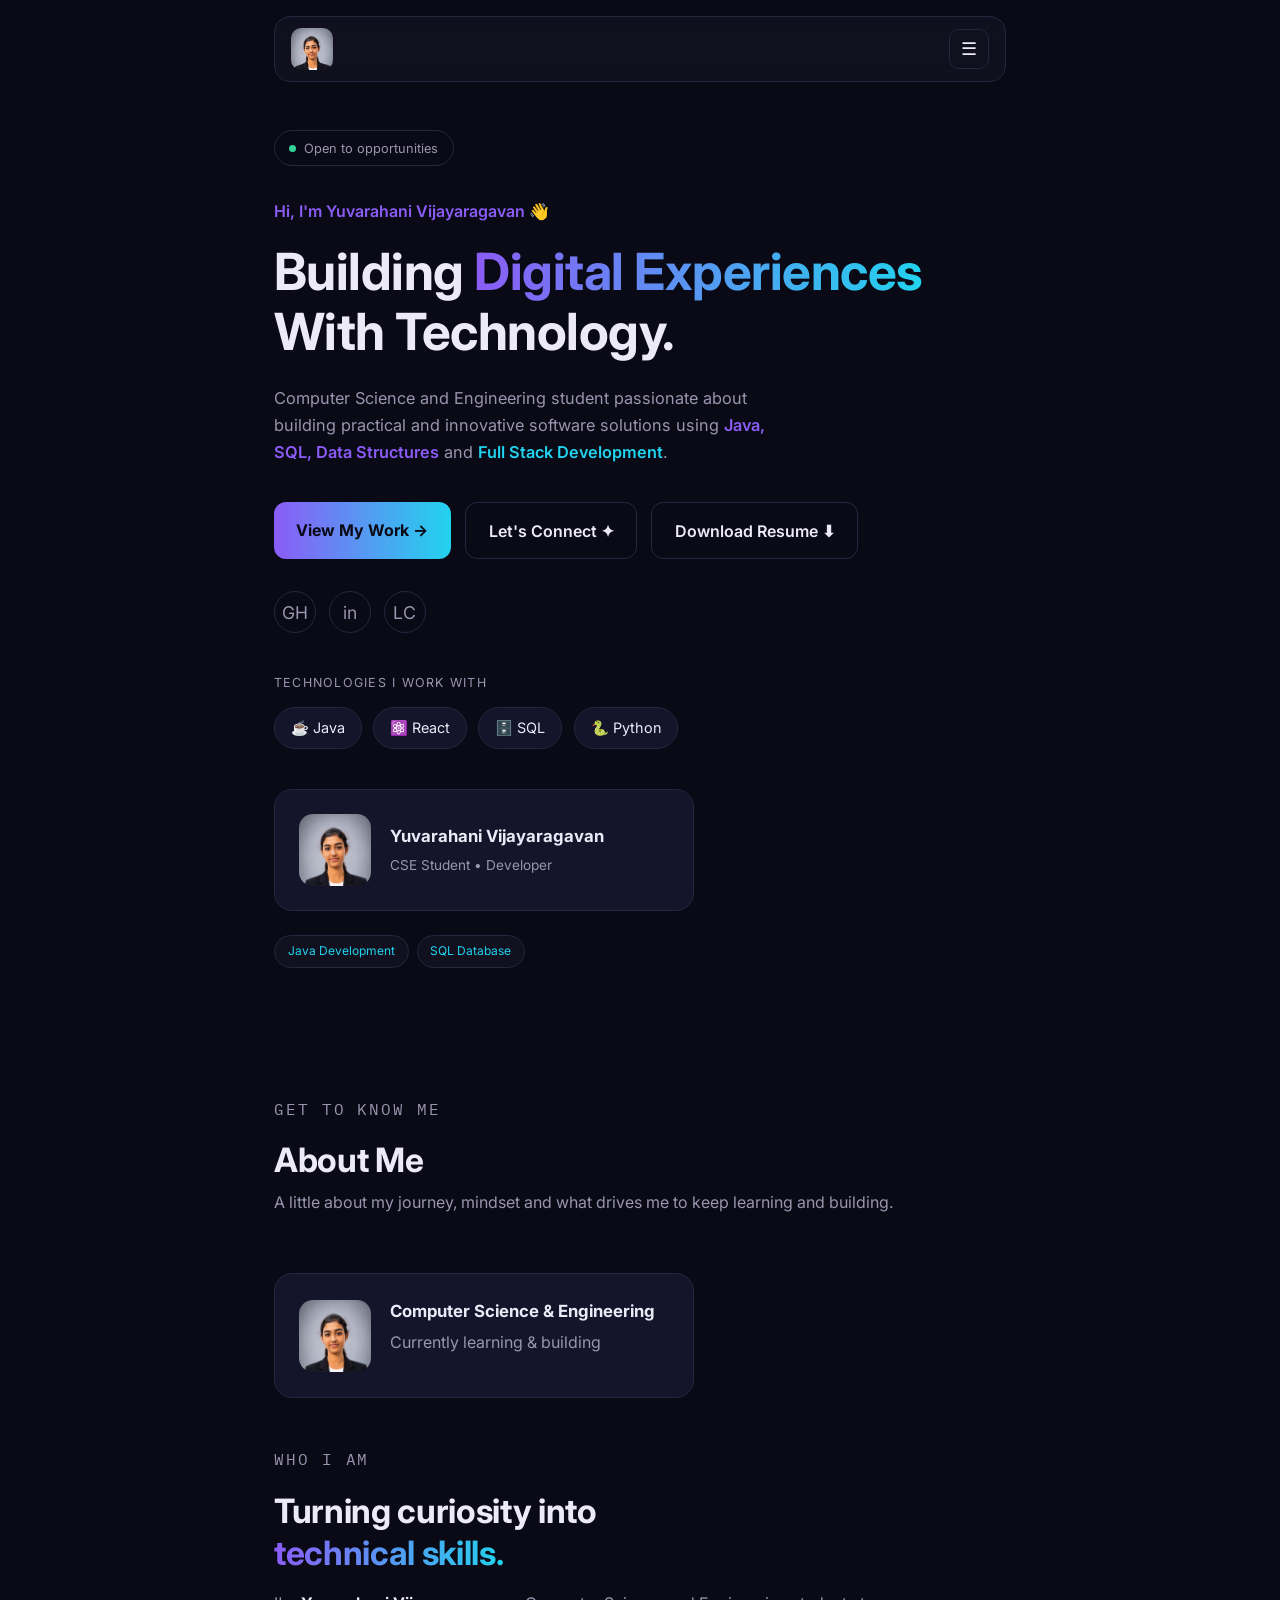
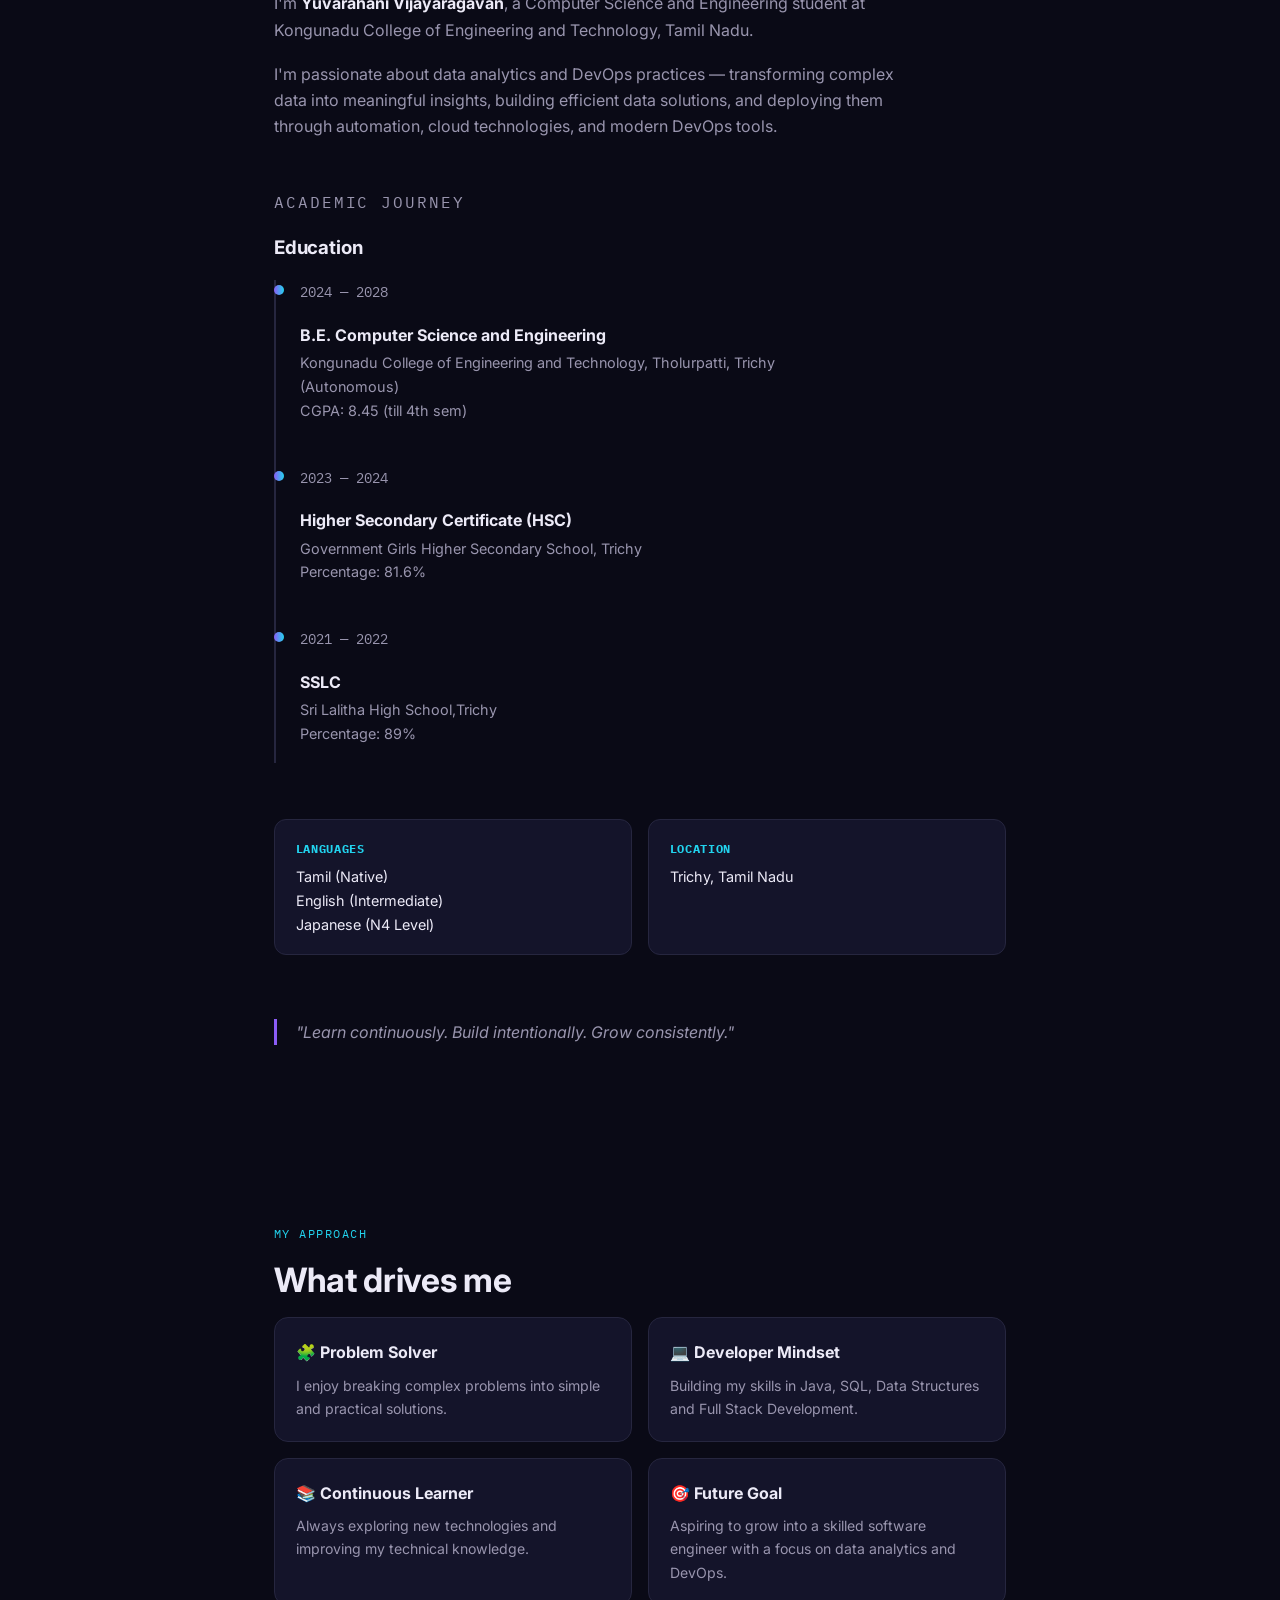
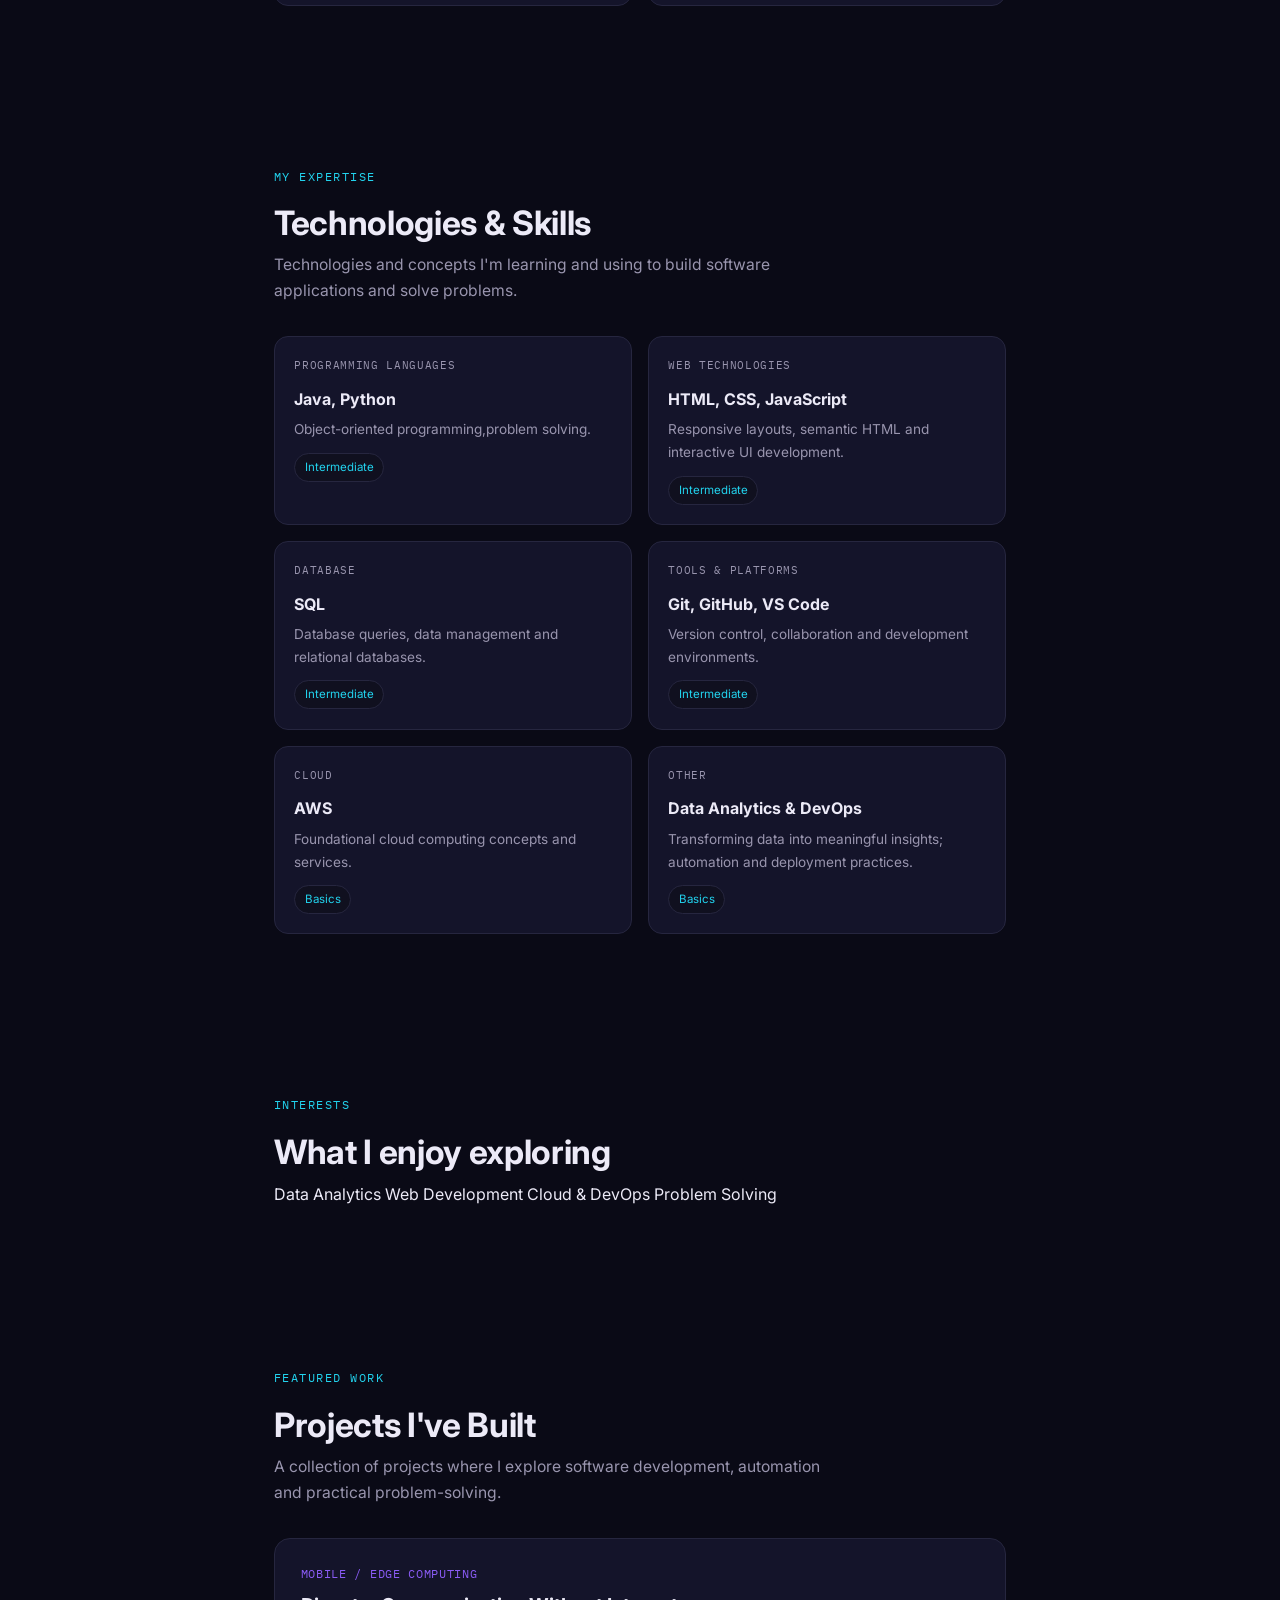
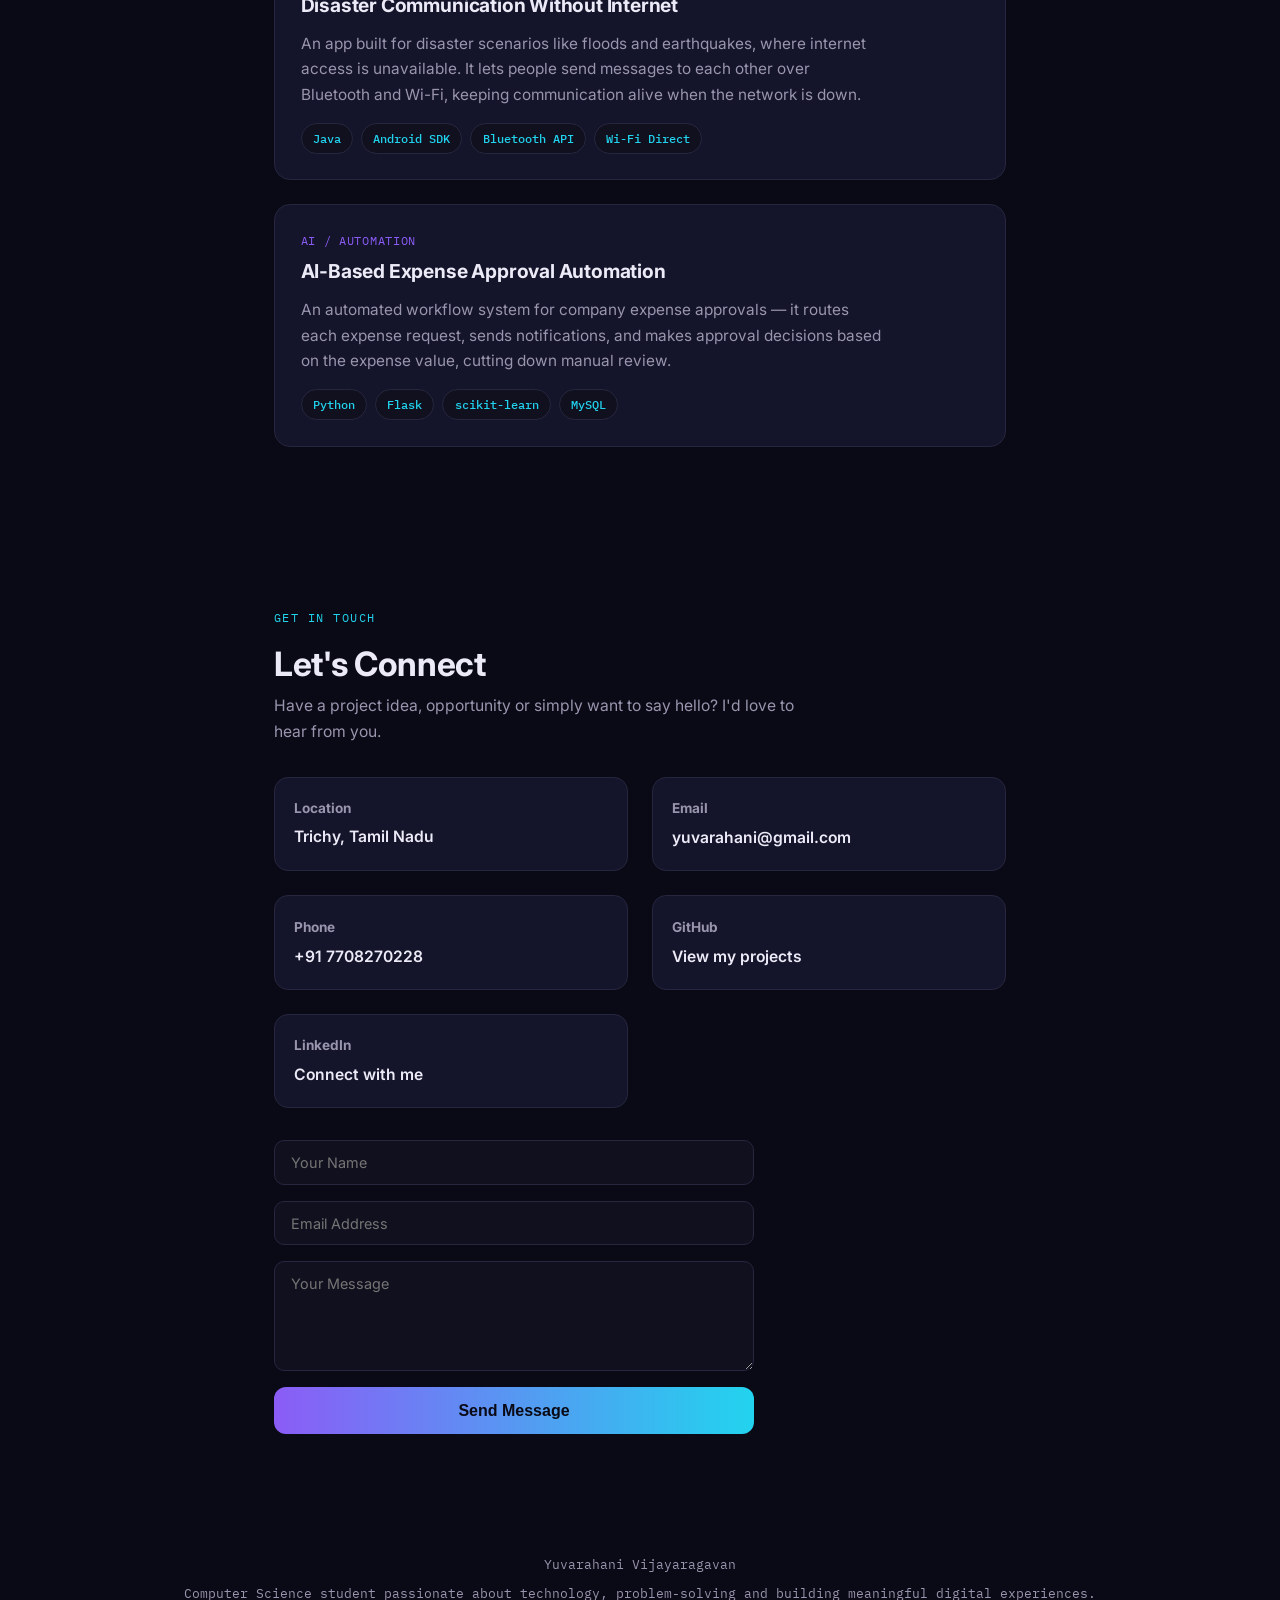
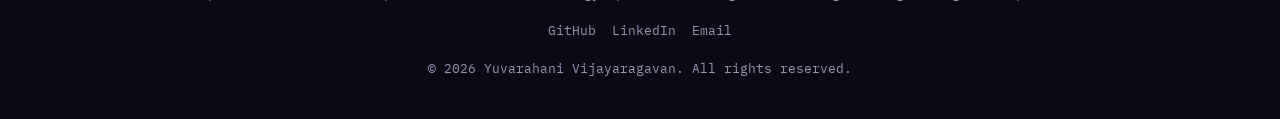
<file: portfolio/index.html>
<!DOCTYPE html>
<html lang="en">
<head>
<meta charset="UTF-8">
<meta name="viewport" content="width=device-width, initial-scale=1.0">
<title>Yuvarahani Vijayaragavan | Portfolio</title>
<link rel="stylesheet" href="style.css">
<link rel="preconnect" href="https://fonts.googleapis.com">
<link rel="preconnect" href="https://fonts.gstatic.com" crossorigin>
<link href="https://fonts.googleapis.com/css2?family=IBM+Plex+Mono:wght@400;500&family=Inter:wght@400;500;600;700&display=swap" rel="stylesheet">
</head>
<body>

<div class="topbar">
  <div class="topbar-inner">
    <div class="avatar">
      <img src="profile.jpg" alt="Yuvarahani Vijayaragavan" onerror="this.style.display='none'; this.parentElement.textContent='Y';">
    </div>
    <button class="menu-btn" onclick="document.getElementById('mainMenu').classList.toggle('open')">☰</button>
  </div>
  <nav id="mainMenu" class="menu">
    <a href="#home">Home</a>
    <a href="#about">About</a>
    <a href="#skills">Skills</a>
    <a href="#projects">Projects</a>
    <a href="#contact">Contact</a>
    <a href="resume.pdf" download>Download Resume</a>
    <a href="https://github.com/yuvarahani228" target="_blank">GitHub</a>
    <a href="https://linkedin.com/in/Yuvarahani-Vijayaragavan" target="_blank">LinkedIn</a>
  </nav>
</div>

<main>

  <section id="home" class="hero">
    <div class="badge"><span class="dot"></span> Open to opportunities</div>
    <p class="hero-greet">Hi, I'm Yuvarahani Vijayaragavan 👋</p>
    <h1>Building <span class="accent">Digital Experiences</span> With Technology.</h1>
    <p class="hero-sub">Computer Science and Engineering student passionate about building practical and innovative software solutions using <span class="hl-purple">Java, SQL, Data Structures</span> and <span class="hl-cyan">Full Stack Development</span>.</p>
    <div class="hero-links">
      <a class="btn-primary" href="#projects">View My Work →</a>
      <a class="btn-ghost" href="#contact">Let's Connect ✦</a>
      <a class="btn-ghost" href="resume.pdf" download>Download Resume ⬇</a>
    </div>
    <div class="hero-socials">
      <a href="https://github.com/yuvarahani228" target="_blank" title="GitHub">GH</a>
      <a href="https://linkedin.com/in/Yuvarahani-Vijayaragavan" target="_blank" title="LinkedIn">in</a>
      <a href="https://leetcode.com/u/yuvarahani/" target="_blank" title="LeetCode">LC</a>
    </div>

    <div class="tech-row">
      <p>Technologies I work with</p>
      <div class="tech-pills">
        <span class="tech-pill">☕ Java</span>
        <span class="tech-pill">⚛️ React</span>
        <span class="tech-pill">🗄️ SQL</span>
        <span class="tech-pill">🐍 Python</span>
      </div>
    </div>

    <div class="profile-card">
      <img src="profile.jpg" alt="Yuvarahani Vijayaragavan" onerror="this.src=''; this.style.background='linear-gradient(90deg,#8b5cf6,#22d3ee)';">
      <div>
        <h4>Yuvarahani Vijayaragavan</h4>
        <p>CSE Student • Developer</p>
      </div>
    </div>
    <div class="floating-tags">
      <span>Java Development</span>
      <span>SQL Database</span>
    </div>
  </section>

  <section id="about" class="about">
    <p class="label">Get To Know Me</p>
    <h2 class="section-title">About Me</h2>
    <p class="section-kicker">A little about my journey, mindset and what drives me to keep learning and building.</p>

    <div class="about-layout">
      <div class="profile-card">
        <img src="profile.jpg" alt="Yuvarahani Vijayaragavan" onerror="this.src=''; this.style.background='linear-gradient(90deg,#8b5cf6,#22d3ee)';">
        <div>
          <h4>Computer Science &amp; Engineering</h4>
          <p>Currently learning &amp; building</p>
        </div>
      </div>

      <div>
        <p class="label" style="margin-top:1rem;">Who I Am</p>
        <h2 class="section-title" style="margin-bottom:1rem;">Turning curiosity into<br><span class="accent">technical skills.</span></h2>
        <p>I'm <b>Yuvarahani Vijayaragavan</b>, a Computer Science and Engineering student at Kongunadu College of Engineering and Technology, Tamil Nadu.</p>
        <p>I'm passionate about <span class="hl-purple">data analytics and DevOps practices</span> — <span class="hl-cyan">transforming complex data into meaningful insights</span>, building efficient data solutions, and deploying them through automation, cloud technologies, and modern DevOps tools.</p>
      </div>

      <div>
        <p class="label">Academic Journey</p>
        <h3 style="margin-bottom:1rem;">Education</h3>
        <div class="timeline">
          <div class="timeline-item">
            <p class="timeline-year">2024 — 2028</p>
            <h4>B.E. Computer Science and Engineering</h4>
            <p>Kongunadu College of Engineering and Technology, Tholurpatti, Trichy (Autonomous)<br>CGPA: 8.45 (till 4th sem)</p>
          </div>
          <div class="timeline-item">
            <p class="timeline-year">2023 — 2024</p>
            <h4>Higher Secondary Certificate (HSC)</h4>
            <p>Government Girls Higher Secondary School, Trichy<br>Percentage: 81.6%</p>
          </div>
          <div class="timeline-item">
            <p class="timeline-year">2021 — 2022</p>
            <h4>SSLC</h4>
            <p>Sri Lalitha High School,Trichy<br>Percentage: 89%</p>
          </div>
        </div>
      </div>

      <div class="about-facts">
        <div>
          <h4>Languages</h4>
          <p>Tamil (Native)<br>English (Intermediate)<br>Japanese (N4 Level)</p>
        </div>
        <div>
          <h4>Location</h4>
          <p>Trichy, Tamil Nadu</p>
        </div>
      </div>

      <p class="quote">"Learn continuously. Build intentionally. Grow consistently."</p>
    </div>
  </section>

  <section class="drives">
    <p class="label">My Approach</p>
    <h2 class="section-title">What drives me</h2>
    <div class="drives-grid">
      <div class="drive-card">
        <h4>🧩 Problem Solver</h4>
        <p>I enjoy breaking complex problems into simple and practical solutions.</p>
      </div>
      <div class="drive-card">
        <h4>💻 Developer Mindset</h4>
        <p>Building my skills in Java, SQL, Data Structures and Full Stack Development.</p>
      </div>
      <div class="drive-card">
        <h4>📚 Continuous Learner</h4>
        <p>Always exploring new technologies and improving my technical knowledge.</p>
      </div>
      <div class="drive-card">
        <h4>🎯 Future Goal</h4>
        <p>Aspiring to grow into a skilled software engineer with a focus on data analytics and DevOps.</p>
      </div>
    </div>
  </section>

  <section id="skills" class="skills">
    <p class="label">My Expertise</p>
    <h2 class="section-title">Technologies &amp; Skills</h2>
    <p class="section-kicker">Technologies and concepts I'm learning and using to build software applications and solve problems.</p>
    <div class="skills-grid">
      <div class="skill-card">
        <p class="cat">Programming Languages</p>
        <h4>Java, Python</h4>
        <p>Object-oriented programming,problem solving.</p>
        <span class="level-tag">Intermediate</span>
      </div>
      <div class="skill-card">
        <p class="cat">Web Technologies</p>
        <h4>HTML, CSS, JavaScript</h4>
        <p>Responsive layouts, semantic HTML and interactive UI development.</p>
        <span class="level-tag">Intermediate</span>
      </div>
      <div class="skill-card">
        <p class="cat">Database</p>
        <h4>SQL</h4>
        <p>Database queries, data management and relational databases.</p>
        <span class="level-tag">Intermediate</span>
      </div>
      <div class="skill-card">
        <p class="cat">Tools &amp; Platforms</p>
        <h4>Git, GitHub, VS Code</h4>
        <p>Version control, collaboration and development environments.</p>
        <span class="level-tag">Intermediate</span>
      </div>
      <div class="skill-card">
        <p class="cat">Cloud</p>
        <h4>AWS</h4>
        <p>Foundational cloud computing concepts and services.</p>
        <span class="level-tag">Basics</span>
      </div>
      <div class="skill-card">
        <p class="cat">Other</p>
        <h4>Data Analytics &amp; DevOps</h4>
        <p>Transforming data into meaningful insights; automation and deployment practices.</p>
        <span class="level-tag">Basics</span>
      </div>
    </div>
  </section>

  <section class="interests">
    <p class="label">Interests</p>
    <h2 class="section-title">What I enjoy exploring</h2>
    <div class="pills">
      <span class="pill">Data Analytics</span>
      <span class="pill">Web Development</span>
      <span class="pill">Cloud &amp; DevOps</span>
      <span class="pill">Problem Solving</span>
    </div>
  </section>

  <section id="projects" class="work">
    <p class="label">Featured Work</p>
    <h2 class="section-title">Projects I've Built</h2>
    <p class="section-kicker">A collection of projects where I explore software development, automation and practical problem-solving.</p>
    <div class="project-list">

      <article class="project">
        <p class="cat">Mobile / Edge Computing</p>
        <h3>Disaster Communication Without Internet</h3>
        <p>An app built for disaster scenarios like floods and earthquakes, where internet access is unavailable. It lets people send messages to each other over Bluetooth and Wi-Fi, keeping communication alive when the network is down.</p>
        <ul class="tags">
          <li>Java</li><li>Android SDK</li><li>Bluetooth API</li><li>Wi-Fi Direct</li>
        </ul>
      </article>

      <article class="project">
        <p class="cat">AI / Automation</p>
        <h3>AI-Based Expense Approval Automation</h3>
        <p>An automated workflow system for company expense approvals — it routes each expense request, sends notifications, and makes approval decisions based on the expense value, cutting down manual review.</p>
        <ul class="tags">
          <li>Python</li><li>Flask</li><li>scikit-learn</li><li>MySQL</li>
        </ul>
      </article>

    </div>
  </section>

  <section id="contact" class="contact">
    <p class="label">Get In Touch</p>
    <h2 class="section-title">Let's Connect</h2>
    <p class="section-kicker">Have a project idea, opportunity or simply want to say hello? I'd love to hear from you.</p>

    <div class="contact-grid">
      <div class="contact-card">
        <h4>Location</h4>
        <p>Trichy, Tamil Nadu</p>
      </div>
      <div class="contact-card">
        <h4>Email</h4>
        <a href="mailto:yuvarahani@gmail.com">yuvarahani@gmail.com</a>
      </div>
      <div class="contact-card">
        <h4>Phone</h4>
        <a href="tel:+917708270228">+91 7708270228</a>
      </div>
      <div class="contact-card">
        <h4>GitHub</h4>
        <a href="https://github.com/yuvarahani228" target="_blank">View my projects</a>
      </div>
      <div class="contact-card">
        <h4>LinkedIn</h4>
        <a href="https://linkedin.com/in/Yuvarahani-Vijayaragavan" target="_blank">Connect with me</a>
      </div>
    </div>

    <form class="contact-form" id="contactForm">
      <input type="text" id="cf-name" placeholder="Your Name" required>
      <input type="email" id="cf-email" placeholder="Email Address" required>
      <textarea id="cf-message" placeholder="Your Message" required></textarea>
      <button type="submit" class="btn-primary">Send Message</button>
    </form>
  </section>

</main>

<footer>
  <p>Yuvarahani Vijayaragavan</p>
  <p style="margin-top:0.5rem;">Computer Science student passionate about technology, problem-solving and building meaningful digital experiences.</p>
  <div class="foot-socials">
    <a href="https://github.com/yuvarahani228" target="_blank">GitHub</a>
    <a href="https://linkedin.com/in/Yuvarahani-Vijayaragavan" target="_blank">LinkedIn</a>
    <a href="mailto:yuvarahani@gmail.com">Email</a>
  </div>
  <p>© <span id="year"></span> Yuvarahani Vijayaragavan. All rights reserved.</p>
</footer>

<script src="script.js"></script>
</body>
</html>
</file>
<file: portfolio/style.css>
:root {
  --bg: #0a0a16;
  --bg-soft: #10101f;
  --panel: #14142699;
  --panel-solid: #14142a;
  --border: #26263f;
  --text: #eceaf7;
  --muted: #9995ae;
  --purple: #8b5cf6;
  --cyan: #22d3ee;
  --green: #34d399;
  --gradient: linear-gradient(90deg, var(--purple), var(--cyan));

  --font-body: 'Inter', -apple-system, sans-serif;
  --font-mono: 'IBM Plex Mono', monospace;

  --fs-h1: clamp(2.1rem, 6vw, 3.2rem);
  --fs-h2: clamp(1.6rem, 4vw, 2.1rem);
  --fs-h3: 1.2rem;
  --fs-body: 1rem;
  --fs-small: 0.9rem;
}

* { box-sizing: border-box; margin: 0; padding: 0; }

body {
  font-family: var(--font-body);
  font-size: var(--fs-body);
  background: var(--bg);
  color: var(--text);
  line-height: 1.65;
}

a { color: inherit; text-decoration: none; }
img { max-width: 100%; display: block; }

h1, h2, h3 { font-weight: 700; letter-spacing: -0.01em; }

section { padding: 5rem 1.5rem; max-width: 780px; margin: 0 auto; }

.accent { background: var(--gradient); -webkit-background-clip: text; background-clip: text; color: transparent; }

/* Top bar */
.topbar { position: sticky; top: 1rem; z-index: 20; max-width: 780px; margin: 1rem auto 0; padding: 0 1.5rem; }
.topbar-inner {
  display: flex; align-items: center; justify-content: space-between;
  background: var(--panel); backdrop-filter: blur(10px);
  border: 1px solid var(--border); border-radius: 16px;
  padding: 0.7rem 1rem;
}
.avatar {
  width: 42px; height: 42px; border-radius: 10px;
  background: var(--gradient);
  display: flex; align-items: center; justify-content: center;
  font-weight: 700; color: #fff; overflow: hidden;
}
.avatar img { width: 100%; height: 100%; object-fit: cover; }
.menu-btn { width: 40px; height: 40px; border-radius: 10px; border: 1px solid var(--border); background: transparent; color: var(--text); font-size: 1.1rem; cursor: pointer; }
.menu { display: none; flex-direction: column; gap: 0.25rem; background: var(--panel-solid); border: 1px solid var(--border); border-radius: 12px; margin-top: 0.5rem; padding: 0.5rem; }
.menu.open { display: flex; }
.menu a { padding: 0.6rem 0.8rem; border-radius: 8px; font-size: var(--fs-small); color: var(--muted); }
.menu a:hover { background: var(--bg-soft); color: var(--text); }

/* Hero */
.hero { padding-top: 3rem; padding-bottom: 3rem; }
.badge { display: inline-flex; align-items: center; gap: 0.5rem; border: 1px solid var(--border); border-radius: 999px; padding: 0.4rem 0.9rem; font-size: 0.8rem; color: var(--muted); margin-bottom: 2rem; }
.badge .dot { width: 7px; height: 7px; border-radius: 50%; background: var(--green); }
.hero-greet { color: var(--purple); font-weight: 600; margin-bottom: 1rem; font-size: var(--fs-body); }
.hero h1 { font-size: var(--fs-h1); line-height: 1.18; }
.hero-sub { margin-top: 1.5rem; max-width: 52ch; color: var(--muted); font-size: 1.02rem; }
.hero-sub .hl-purple { color: var(--purple); font-weight: 600; }
.hero-sub .hl-cyan { color: var(--cyan); font-weight: 600; }
.hero-links { margin-top: 2.25rem; display: flex; flex-wrap: wrap; gap: 0.9rem; }
.btn-primary { background: var(--gradient); color: #0a0a16; font-weight: 700; padding: 0.9rem 1.4rem; border-radius: 12px; text-align: center; font-size: var(--fs-body); }
.btn-ghost { border: 1px solid var(--border); color: var(--text); font-weight: 600; padding: 0.9rem 1.4rem; border-radius: 12px; text-align: center; font-size: var(--fs-body); }
.btn-ghost:hover { border-color: var(--purple); }
.hero-socials { margin-top: 2rem; display: flex; gap: 0.8rem; }
.hero-socials a { width: 42px; height: 42px; border-radius: 50%; border: 1px solid var(--border); display: flex; align-items: center; justify-content: center; color: var(--muted); font-size: 1.1rem; }
.hero-socials a:hover { color: var(--text); border-color: var(--purple); }

/* Tech row */
.tech-row { margin-top: 2.5rem; }
.tech-row p { font-size: 0.78rem; color: var(--muted); text-transform: uppercase; letter-spacing: 0.1em; margin-bottom: 0.8rem; }
.tech-pills { display: flex; flex-wrap: wrap; gap: 0.7rem; }
.tech-pill { background: var(--panel-solid); border: 1px solid var(--border); border-radius: 999px; padding: 0.5rem 1rem; font-size: var(--fs-small); }

/* Profile card (hero + about) */
.profile-card {
  margin-top: 2.5rem; background: var(--panel-solid); border: 1px solid var(--border);
  border-radius: 18px; padding: 1.5rem; display: flex; align-items: center; gap: 1.2rem;
  max-width: 420px;
}
.profile-card img { width: 72px; height: 72px; border-radius: 14px; object-fit: cover; background: var(--gradient); }
.profile-card h4 { font-size: 1.05rem; }
.profile-card p { color: var(--muted); font-size: 0.85rem; margin-top: 0.2rem; }
.floating-tags { display: flex; flex-wrap: wrap; gap: 0.5rem; margin-top: 1.5rem; }
.floating-tags span { background: var(--bg-soft); border: 1px solid var(--border); border-radius: 999px; padding: 0.35rem 0.8rem; font-size: 0.75rem; color: var(--cyan); }

/* Section labels */
.label { font-family: var(--font-mono); font-size: 0.78rem; color: var(--cyan); text-transform: uppercase; letter-spacing: 0.12em; margin-bottom: 1rem; }
.section-kicker { color: var(--muted); max-width: 55ch; margin-bottom: 2rem; font-size: 0.98rem; }
h2.section-title { font-size: var(--fs-h2); margin-bottom: 0.5rem; line-height: 1.25; }

/* About */
.about-layout { display: flex; flex-direction: column; gap: 2rem; }
.about p { color: var(--muted); max-width: 62ch; margin-bottom: 1.1rem; font-size: 1rem; }
.about p b { color: var(--text); }
.about-facts { display: grid; grid-template-columns: repeat(2, 1fr); gap: 1rem; margin-top: 1.5rem; }
.about-facts > div { background: var(--panel-solid); border: 1px solid var(--border); border-radius: 12px; padding: 1.1rem 1.3rem; }
.about-facts h4 { font-family: var(--font-mono); font-size: 0.78rem; color: var(--cyan); margin-bottom: 0.4rem; text-transform: uppercase; letter-spacing: 0.05em; }
.about-facts p { color: var(--text); font-size: var(--fs-small); margin: 0; }

/* Timeline */
.timeline { margin-top: 1rem; border-left: 2px solid var(--border); padding-left: 1.5rem; display: flex; flex-direction: column; gap: 1.6rem; }
.timeline-item { position: relative; }
.timeline-item::before { content: ""; position: absolute; left: -1.63rem; top: 0.3rem; width: 10px; height: 10px; border-radius: 50%; background: var(--gradient); }
.timeline-year { font-family: var(--font-mono); font-size: 0.78rem; color: var(--purple); margin-bottom: 0.3rem; }
.timeline-item h4 { font-size: 1rem; margin-bottom: 0.2rem; }
.timeline-item p { color: var(--muted); font-size: 0.9rem; }

/* Drives cards */
.drives-grid { display: grid; grid-template-columns: repeat(2, 1fr); gap: 1rem; margin-top: 1rem; }
.drive-card { background: var(--panel-solid); border: 1px solid var(--border); border-radius: 14px; padding: 1.3rem; }
.drive-card h4 { font-size: 1rem; margin-bottom: 0.5rem; }
.drive-card p { color: var(--muted); font-size: 0.88rem; }

/* Quote */
.quote { margin-top: 2rem; border-left: 3px solid var(--purple); padding-left: 1.2rem; color: var(--text); font-style: italic; font-size: 1.02rem; }

/* Skills grid */
.skills-grid { display: grid; grid-template-columns: repeat(2, 1fr); gap: 1rem; }
.skill-card { background: var(--panel-solid); border: 1px solid var(--border); border-radius: 14px; padding: 1.2rem; }
.skill-card .cat { font-family: var(--font-mono); font-size: 0.7rem; color: var(--muted); text-transform: uppercase; letter-spacing: 0.06em; }
.skill-card h4 { font-size: 1rem; margin: 0.4rem 0; }
.skill-card p { color: var(--muted); font-size: 0.85rem; margin-bottom: 0.7rem; }
.level-tag { display: inline-block; font-size: 0.72rem; padding: 0.25rem 0.6rem; border-radius: 999px; background: var(--bg-soft); border: 1px solid var(--border); color: var(--cyan); }

/* Projects */
.project-list { display: flex; flex-direction: column; gap: 1.5rem; }
.project { background: var(--panel-solid); border: 1px solid var(--border); border-radius: 16px; padding: 1.6rem; }
.project .cat { font-family: var(--font-mono); font-size: 0.72rem; color: var(--purple); text-transform: uppercase; letter-spacing: 0.06em; }
.project h3 { font-size: var(--fs-h3); margin: 0.4rem 0 0.6rem; }
.project p { color: var(--muted); max-width: 58ch; font-size: 0.96rem; }
.tags { list-style: none; display: flex; gap: 0.5rem; margin-top: 1rem; flex-wrap: wrap; }
.tags li { font-family: var(--font-mono); font-size: 0.72rem; font-weight: 500; padding: 0.3rem 0.7rem; border-radius: 999px; background: var(--bg-soft); border: 1px solid var(--border); color: var(--cyan); }
.project-links { margin-top: 1rem; }
.project-links a { font-size: var(--fs-small); color: var(--purple); font-weight: 600; }

/* Certificates - horizontal scroll */
.certs-scroll-hint { font-size: 0.8rem; color: var(--muted); margin-bottom: 1rem; }
.certs-scroll { display: flex; gap: 1rem; overflow-x: auto; padding-bottom: 0.5rem; scrollbar-width: thin; }
.cert-card { flex: 0 0 220px; background: var(--panel-solid); border: 1px solid var(--border); border-radius: 14px; overflow: hidden; }
.cert-card img { width: 100%; height: 150px; object-fit: cover; border-bottom: 1px solid var(--border); }
.cert-card-body { padding: 0.9rem 1.1rem; }
.cert-card-body .num { font-family: var(--font-mono); font-size: 0.7rem; color: var(--purple); }
.cert-card-body h4 { font-size: 0.92rem; font-weight: 600; margin: 0.3rem 0 0.15rem; }
.cert-card-body p { font-size: 0.8rem; color: var(--muted); }

/* Contact */
.contact-grid { display: grid; grid-template-columns: 1fr 1fr; gap: 1.5rem; margin-top: 1.5rem; }
.contact-card { background: var(--panel-solid); border: 1px solid var(--border); border-radius: 14px; padding: 1.2rem; }
.contact-card h4 { font-size: 0.85rem; color: var(--muted); margin-bottom: 0.3rem; }
.contact-card p, .contact-card a { font-size: 0.98rem; font-weight: 600; }
.contact-form { margin-top: 2rem; display: flex; flex-direction: column; gap: 1rem; max-width: 480px; }
.contact-form input, .contact-form textarea {
  background: var(--bg-soft); border: 1px solid var(--border); border-radius: 10px;
  padding: 0.8rem 1rem; color: var(--text); font-family: var(--font-body); font-size: var(--fs-small);
}
.contact-form textarea { min-height: 110px; resize: vertical; }
.contact-form button { border: none; cursor: pointer; }

footer { text-align: center; padding: 2.5rem 1.5rem; color: var(--muted); font-size: 0.8rem; font-family: var(--font-mono); }
footer .foot-socials { display: flex; justify-content: center; gap: 1rem; margin: 1rem 0; }

@media (max-width: 600px) {
  .about-facts, .drives-grid, .skills-grid, .contact-grid { grid-template-columns: 1fr; }
  .profile-card { flex-direction: column; text-align: center; }
}
</file>
